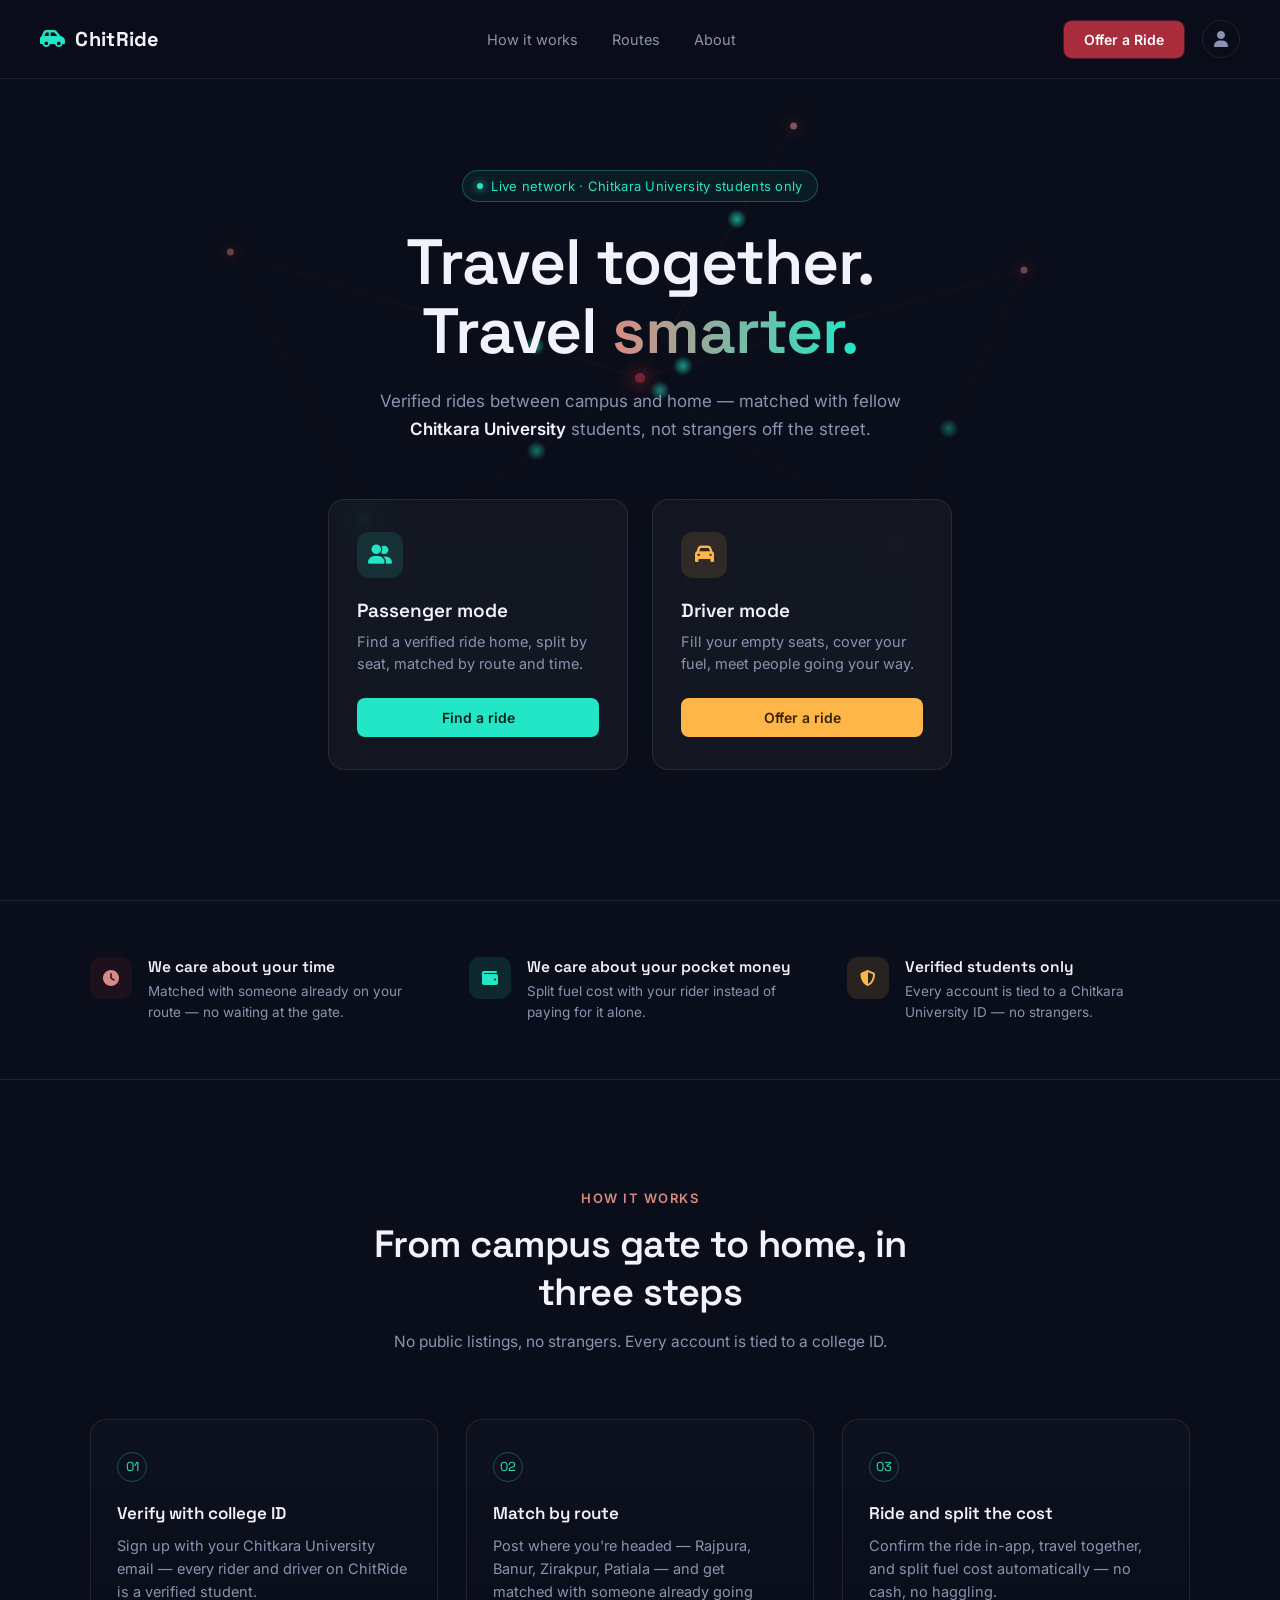
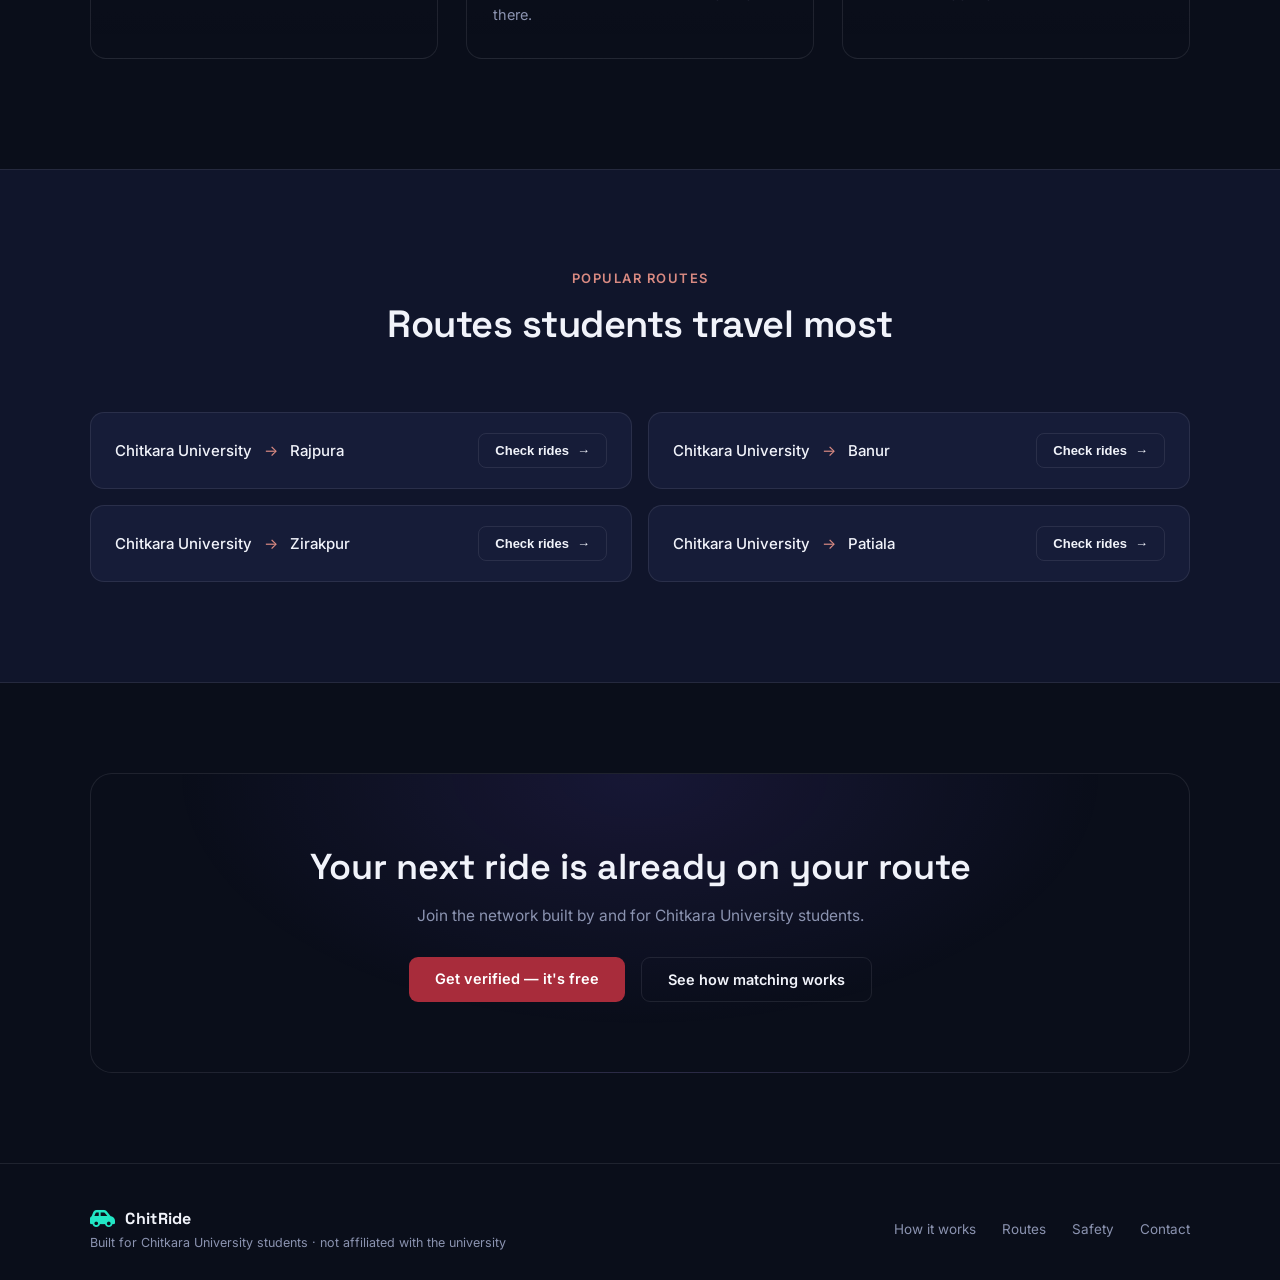
<file: index.html>
<!DOCTYPE html>
<html lang="en">

<head>
<meta charset="UTF-8">
<meta name="viewport" content="width=device-width, initial-scale=1.0">
<title>ChitRide — Carpooling for Chitkara University</title>

<link rel="preconnect" href="https://fonts.googleapis.com">
<link rel="preconnect" href="https://fonts.gstatic.com" crossorigin>
<link href="https://fonts.googleapis.com/css2?family=Space+Grotesk:wght@400;500;600;700&family=Inter:wght@400;500;600;700&display=swap" rel="stylesheet">
<link rel="stylesheet" href="https://cdnjs.cloudflare.com/ajax/libs/font-awesome/6.7.1/css/all.min.css">

<style>
    :root {
        --bg: #0A0E1A;
        --bg-2: #10152B;
        --bg-3: #161C38;
        --violet: #A82C3B;
        --violet-soft: #D98A82;
        --cyan: #22E6C5;
        --amber: #FFB648;
        --text: #F1F3FA;
        --muted: #8B93B0;
        --line: rgba(241, 243, 250, 0.09);
        --glass: rgba(255, 255, 255, 0.04);
    }

    * { margin: 0; padding: 0; box-sizing: border-box; }

    html { scroll-behavior: smooth; }

    body {
        background: var(--bg);
        color: var(--text);
        font-family: 'Inter', sans-serif;
        overflow-x: hidden;
    }

    h1, h2, h3, .logo span {
        font-family: 'Space Grotesk', sans-serif;
    }

    a { color: inherit; text-decoration: none; }

    .wrap {
        max-width: 1180px;
        margin: 0 auto;
        padding: 0 40px;
    }

    /* ================= NAVBAR ================= */

    nav {
        position: fixed;
        top: 0;
        left: 0;
        right: 0;
        z-index: 100;
        display: flex;
        align-items: center;
        justify-content: space-between;
        padding: 20px 40px;
        backdrop-filter: blur(14px);
        background: rgba(10, 14, 26, 0.6);
        border-bottom: 1px solid var(--line);
    }

    .logo {
        display: flex;
        align-items: center;
        gap: 10px;
        font-size: 20px;
        font-weight: 700;
        letter-spacing: 0.3px;
    }

    .logo i {
        color: var(--cyan);
        font-size: 20px;
    }

    .nav-links {
        display: flex;
        gap: 34px;
        font-size: 14.5px;
        color: var(--muted);
    }

    .nav-links a { transition: color 0.2s ease; }
    .nav-links a:hover { color: var(--text); }

    .nav-right {
        display: flex;
        align-items: center;
        gap: 18px;
    }

    .offer-btn {
        display: inline-block;
        background: var(--violet);
        color: #fff;
        border: none;
        padding: 10px 20px;
        border-radius: 8px;
        font-family: 'Inter', sans-serif;
        font-weight: 600;
        font-size: 14px;
        cursor: pointer;
        box-shadow: 0 0 0 1px rgba(168, 44, 59, 0.4);
        transition: transform 0.15s ease, box-shadow 0.15s ease;
    }

    .offer-btn:hover, .offer-btn:focus-visible {
        transform: translateY(-1px);
        box-shadow: 0 4px 18px rgba(168, 44, 59, 0.45);
    }

    .profile {
        width: 38px;
        height: 38px;
        border-radius: 50%;
        border: 1px solid var(--line);
        display: flex;
        align-items: center;
        justify-content: center;
        color: var(--muted);
        cursor: pointer;
        transition: border-color 0.2s ease, color 0.2s ease, background 0.2s ease;
    }

    .profile:hover, .profile:focus-visible {
        border-color: rgba(168, 44, 59, 0.5);
        color: var(--maroon-soft, var(--violet-soft));
        background: rgba(168, 44, 59, 0.08);
    }

    /* ================= HERO ================= */

    .hero {
        position: relative;
        min-height: 100vh;
        display: flex;
        align-items: center;
        padding: 140px 40px 100px;
        overflow: hidden;
    }

    #network-bg {
        position: absolute;
        inset: 0;
        width: 100%;
        height: 100%;
        opacity: 0.9;
    }

    .hero::after {
        content: "";
        position: absolute;
        inset: 0;
        background: radial-gradient(ellipse 70% 60% at 50% 30%, transparent 0%, var(--bg) 85%);
        pointer-events: none;
    }

    .hero-content {
        position: relative;
        z-index: 2;
        max-width: 1180px;
        margin: 0 auto;
        width: 100%;
        text-align: center;
    }

    .eyebrow {
        display: inline-flex;
        align-items: center;
        gap: 8px;
        font-size: 13px;
        color: var(--cyan);
        border: 1px solid rgba(34, 230, 197, 0.3);
        background: rgba(34, 230, 197, 0.06);
        padding: 7px 14px;
        border-radius: 20px;
        margin-bottom: 26px;
        letter-spacing: 0.3px;
    }

    .eyebrow .dot {
        width: 6px;
        height: 6px;
        border-radius: 50%;
        background: var(--cyan);
        box-shadow: 0 0 8px var(--cyan);
    }

    .hero h1 {
        font-size: clamp(36px, 6vw, 64px);
        line-height: 1.08;
        font-weight: 600;
        letter-spacing: -1px;
    }

    .hero h1 span {
        background: linear-gradient(90deg, var(--violet-soft), var(--cyan));
        -webkit-background-clip: text;
        background-clip: text;
        color: transparent;
    }

    .hero p.sub {
        margin: 22px auto 0;
        max-width: 560px;
        color: var(--muted);
        font-size: 17px;
        line-height: 1.6;
    }

    .hero p.sub strong { color: var(--text); font-weight: 600; }

    /* cards */

    .cards {
        margin-top: 56px;
        display: flex;
        justify-content: center;
        gap: 24px;
        flex-wrap: wrap;
    }

    .glass-card {
        width: 300px;
        background: var(--glass);
        border: 1px solid var(--line);
        backdrop-filter: blur(18px);
        border-radius: 16px;
        padding: 32px 28px;
        text-align: left;
        transition: transform 0.25s ease, border-color 0.25s ease, background 0.25s ease;
    }

    .glass-card:hover {
        transform: translateY(-6px);
        background: rgba(255, 255, 255, 0.06);
    }

    .glass-card.passenger:hover { border-color: rgba(34, 230, 197, 0.4); }
    .glass-card.driver:hover { border-color: rgba(255, 182, 72, 0.4); }

    .glass-card .icon-badge {
        width: 46px;
        height: 46px;
        border-radius: 12px;
        display: flex;
        align-items: center;
        justify-content: center;
        font-size: 19px;
        margin-bottom: 20px;
    }

    .passenger .icon-badge { background: rgba(34, 230, 197, 0.12); color: var(--cyan); }
    .driver .icon-badge { background: rgba(255, 182, 72, 0.12); color: var(--amber); }

    .glass-card h2 { font-size: 19px; font-weight: 600; margin-bottom: 8px; }

    .glass-card p {
        color: var(--muted);
        font-size: 14.5px;
        line-height: 1.55;
        margin-bottom: 22px;
    }

    .card-btn {
        display: block;
        text-align: center;
        border: none;
        padding: 11px 20px;
        border-radius: 8px;
        font-weight: 600;
        font-size: 14px;
        cursor: pointer;
        width: 100%;
        transition: filter 0.2s ease;
    }

    .card-btn:hover { filter: brightness(1.12); }

    .passenger .card-btn { background: var(--cyan); color: #04231D; }
    .driver .card-btn { background: var(--amber); color: #3A2200; }

    /* ================= VALUE STRIP ================= */

    .value-strip {
        border-top: 1px solid var(--line);
        border-bottom: 1px solid var(--line);
        padding: 56px 0;
    }

    .value-strip .wrap {
        display: grid;
        grid-template-columns: repeat(3, 1fr);
        gap: 36px;
    }

    .value-item { display: flex; gap: 16px; align-items: flex-start; }

    .value-icon {
        width: 42px;
        height: 42px;
        min-width: 42px;
        border-radius: 11px;
        display: flex;
        align-items: center;
        justify-content: center;
        font-size: 16px;
    }

    .value-item:nth-child(1) .value-icon { background: rgba(168, 44, 59, 0.12); color: var(--violet-soft); }
    .value-item:nth-child(2) .value-icon { background: rgba(34, 230, 197, 0.12); color: var(--cyan); }
    .value-item:nth-child(3) .value-icon { background: rgba(255, 182, 72, 0.12); color: var(--amber); }

    .value-item h3 { font-size: 15.5px; font-weight: 600; margin-bottom: 4px; }
    .value-item p { color: var(--muted); font-size: 13.5px; line-height: 1.55; }

    /* ================= HOW IT WORKS ================= */

    .section { padding: 110px 0; }

    .section-head { max-width: 560px; margin: 0 auto 64px; text-align: center; }

    .section-head .tag {
        color: var(--violet-soft);
        font-size: 13px;
        font-weight: 600;
        letter-spacing: 1.5px;
        text-transform: uppercase;
    }

    .section-head h2 {
        font-size: clamp(28px, 4vw, 38px);
        font-weight: 600;
        margin-top: 14px;
        letter-spacing: -0.5px;
    }

    .section-head p {
        color: var(--muted);
        margin-top: 14px;
        font-size: 15.5px;
        line-height: 1.6;
    }

    .steps {
        display: grid;
        grid-template-columns: repeat(3, 1fr);
        gap: 28px;
    }

    .step {
        border: 1px solid var(--line);
        border-radius: 16px;
        padding: 32px 26px;
        position: relative;
        background: linear-gradient(180deg, rgba(255,255,255,0.02), transparent);
    }

    .step .num {
        font-family: 'Space Grotesk', sans-serif;
        font-size: 13px;
        color: var(--cyan);
        border: 1px solid rgba(34,230,197,0.3);
        width: 30px;
        height: 30px;
        border-radius: 50%;
        display: flex;
        align-items: center;
        justify-content: center;
        margin-bottom: 20px;
    }

    .step h3 { font-size: 17px; font-weight: 600; margin-bottom: 10px; }
    .step p { color: var(--muted); font-size: 14.5px; line-height: 1.6; }

    /* ================= ROUTES ================= */

    .routes-section { padding: 100px 0; background: var(--bg-2); border-top: 1px solid var(--line); border-bottom: 1px solid var(--line); }

    .route-grid {
        display: grid;
        grid-template-columns: repeat(2, 1fr);
        gap: 16px;
    }

    .route-chip {
        display: flex;
        align-items: center;
        justify-content: space-between;
        gap: 16px;
        flex-wrap: wrap;
        border: 1px solid var(--line);
        background: var(--bg-3);
        padding: 20px 24px;
        border-radius: 14px;
        transition: border-color 0.2s ease;
    }

    .route-chip:hover { border-color: rgba(168, 44, 59, 0.4); }

    .route-path { display: flex; align-items: center; gap: 12px; font-size: 15px; font-weight: 500; }
    .route-path i { color: var(--violet-soft); font-size: 13px; }
    .route-arrow { color: var(--violet-soft); font-weight: 400; }
    .route-check .route-arrow { color: inherit; }

    .route-check {
        display: flex;
        align-items: center;
        gap: 8px;
        border: 1px solid var(--line);
        background: transparent;
        color: var(--text);
        font-size: 13px;
        font-weight: 600;
        padding: 9px 16px;
        border-radius: 8px;
        cursor: pointer;
        white-space: nowrap;
        transition: border-color 0.2s ease, background 0.2s ease;
    }

    .route-check:hover { border-color: rgba(34, 230, 197, 0.5); background: rgba(34, 230, 197, 0.06); color: var(--cyan); }

    /* ================= CTA ================= */

    .cta {
        margin: 0 auto;
        max-width: 1180px;
        padding: 90px 40px;
        text-align: center;
    }

    .cta-box {
        border: 1px solid var(--line);
        border-radius: 22px;
        padding: 70px 40px;
        background: radial-gradient(ellipse at 50% 0%, rgba(124,92,255,0.12), transparent 60%);
        position: relative;
        overflow: hidden;
    }

    .cta-box h2 { font-size: clamp(26px, 4vw, 36px); font-weight: 600; margin-bottom: 16px; }
    .cta-box p { color: var(--muted); margin-bottom: 32px; font-size: 15.5px; }

    .cta-buttons { display: flex; gap: 16px; justify-content: center; flex-wrap: wrap; }

    .btn-primary, .btn-ghost {
        display: inline-block;
        padding: 13px 26px;
        border-radius: 9px;
        font-weight: 600;
        font-size: 14.5px;
        cursor: pointer;
        border: none;
    }

    .btn-primary { background: var(--violet); color: #fff; }
    .btn-ghost { background: transparent; border: 1px solid var(--line); color: var(--text); }

    /* ================= FOOTER ================= */

    footer {
        border-top: 1px solid var(--line);
        padding: 44px 0 30px;
    }

    footer .wrap {
        display: flex;
        justify-content: space-between;
        align-items: center;
        flex-wrap: wrap;
        gap: 20px;
    }

    footer .logo { font-size: 16px; }
    footer .foot-links { display: flex; gap: 26px; color: var(--muted); font-size: 13.5px; }
    footer .foot-links a:hover { color: var(--text); }
    footer .copy { color: var(--muted); font-size: 12.5px; margin-top: 6px; }

    @media (max-width: 900px) {
        .steps, .route-grid { grid-template-columns: 1fr; }
        .value-strip .wrap { grid-template-columns: 1fr; row-gap: 26px; }
        .nav-links { display: none; }
        .wrap { padding: 0 22px; }
        .hero { padding: 130px 22px 80px; }
    }
</style>
</head>

<body>

<nav>
    <div class="logo">
        <i class="fa-solid fa-car-side"></i>
        <span>ChitRide</span>
    </div>

    <div class="nav-links">
        <a href="#how">How it works</a>
        <a href="#routes">Routes</a>
        <a href="#about">About</a>
    </div>

    <div class="nav-right">
        <a class="offer-btn" href="auth.html?mode=signup">Offer a Ride</a>
        <a class="profile" href="auth.html?mode=signin" aria-label="Sign in"><i class="fa-solid fa-user"></i></a>
    </div>
</nav>

<section class="hero">

    <canvas id="network-bg"></canvas>

    <div class="hero-content">

        <div class="eyebrow"><span class="dot"></span> Live network · Chitkara University students only</div>

        <h1>Travel together. <br> Travel <span>smarter.</span></h1>

        <p class="sub">
            Verified rides between campus and home — matched with fellow
            <strong>Chitkara University</strong> students, not strangers off the street.
        </p>

        <div class="cards">

            <div class="glass-card passenger">
                <div class="icon-badge"><i class="fa-solid fa-user-group"></i></div>
                <h2>Passenger mode</h2>
                <p>Find a verified ride home, split by seat, matched by route and time.</p>
                <a class="card-btn" href="auth.html?mode=signup">Find a ride</a>
            </div>

            <div class="glass-card driver">
                <div class="icon-badge"><i class="fa-solid fa-car"></i></div>
                <h2>Driver mode</h2>
                <p>Fill your empty seats, cover your fuel, meet people going your way.</p>
                <a class="card-btn" href="auth.html?mode=signup">Offer a ride</a>
            </div>

        </div>

    </div>

</section>

<section class="value-strip">
    <div class="wrap">
        <div class="value-item">
            <div class="value-icon"><i class="fa-solid fa-clock"></i></div>
            <div>
                <h3>We care about your time</h3>
                <p>Matched with someone already on your route — no waiting at the gate.</p>
            </div>
        </div>
        <div class="value-item">
            <div class="value-icon"><i class="fa-solid fa-wallet"></i></div>
            <div>
                <h3>We care about your pocket money</h3>
                <p>Split fuel cost with your rider instead of paying for it alone.</p>
            </div>
        </div>
        <div class="value-item">
            <div class="value-icon"><i class="fa-solid fa-shield-halved"></i></div>
            <div>
                <h3>Verified students only</h3>
                <p>Every account is tied to a Chitkara University ID — no strangers.</p>
            </div>
        </div>
    </div>
</section>

<section class="section" id="how">
    <div class="wrap">

        <div class="section-head">
            <div class="tag">How it works</div>
            <h2>From campus gate to home, in three steps</h2>
            <p>No public listings, no strangers. Every account is tied to a college ID.</p>
        </div>

        <div class="steps">

            <div class="step">
                <div class="num">01</div>
                <h3>Verify with college ID</h3>
                <p>Sign up with your Chitkara University email — every rider and driver on ChitRide is a verified student.</p>
            </div>

            <div class="step">
                <div class="num">02</div>
                <h3>Match by route</h3>
                <p>Post where you're headed — Rajpura, Banur, Zirakpur, Patiala — and get matched with someone already going there.</p>
            </div>

            <div class="step">
                <div class="num">03</div>
                <h3>Ride and split the cost</h3>
                <p>Confirm the ride in-app, travel together, and split fuel cost automatically — no cash, no haggling.</p>
            </div>

        </div>

    </div>
</section>

<section class="routes-section" id="routes">
    <div class="wrap">

        <div class="section-head">
            <div class="tag">Popular routes</div>
            <h2>Routes students travel most</h2>
        </div>

        <div class="route-grid">

            <div class="route-chip">
                <div class="route-path">Chitkara University <span class="route-arrow">&#8594;</span> Rajpura</div>
                <button class="route-check" onclick="location.href='booking.html?mode=passenger&from=Chitkara%20University&to=Rajpura'">Check rides <span class="route-arrow">&#8594;</span></button>
            </div>

            <div class="route-chip">
                <div class="route-path">Chitkara University <span class="route-arrow">&#8594;</span> Banur</div>
                <button class="route-check" onclick="location.href='booking.html?mode=passenger&from=Chitkara%20University&to=Banur'">Check rides <span class="route-arrow">&#8594;</span></button>
            </div>

            <div class="route-chip">
                <div class="route-path">Chitkara University <span class="route-arrow">&#8594;</span> Zirakpur</div>
                <button class="route-check" onclick="location.href='booking.html?mode=passenger&from=Chitkara%20University&to=Zirakpur'">Check rides <span class="route-arrow">&#8594;</span></button>
            </div>

            <div class="route-chip">
                <div class="route-path">Chitkara University <span class="route-arrow">&#8594;</span> Patiala</div>
                <button class="route-check" onclick="location.href='booking.html?mode=passenger&from=Chitkara%20University&to=Patiala'">Check rides <span class="route-arrow">&#8594;</span></button>
            </div>

        </div>

    </div>
</section>

<section class="cta" id="about">
    <div class="cta-box">
        <h2>Your next ride is already on your route</h2>
        <p>Join the network built by and for Chitkara University students.</p>
        <div class="cta-buttons">
            <a class="btn-primary" href="auth.html?mode=signup">Get verified — it's free</a>
            <a class="btn-ghost" href="#how">See how matching works</a>
        </div>
    </div>
</section>

<footer>
    <div class="wrap">
        <div>
            <div class="logo"><i class="fa-solid fa-car-side"></i><span>ChitRide</span></div>
            <div class="copy">Built for Chitkara University students · not affiliated with the university</div>
        </div>
        <div class="foot-links">
            <a href="#how">How it works</a>
            <a href="#routes">Routes</a>
            <a href="#">Safety</a>
            <a href="#">Contact</a>
        </div>
    </div>
</footer>

<script>
    const canvas = document.getElementById('network-bg');
    const ctx = canvas.getContext('2d');
    let W, H;

    function resize() {
        W = canvas.width = canvas.offsetWidth * devicePixelRatio;
        H = canvas.height = canvas.offsetHeight * devicePixelRatio;
    }
    window.addEventListener('resize', resize);

    const cities = [
        { name: 'Chitkara University', x: 0.5, y: 0.42, hub: true },
        { name: 'Rajpura', x: 0.30, y: 0.62 },
        { name: 'Banur', x: 0.70, y: 0.60 },
        { name: 'Zirakpur', x: 0.80, y: 0.30 },
        { name: 'Patiala', x: 0.18, y: 0.28 },
        { name: 'Chandigarh', x: 0.62, y: 0.14 }
    ];

    const links = [[0,1],[0,2],[0,3],[0,4],[0,5],[2,3],[1,4]];

    const pulses = links.map(() => ({ t: Math.random(), speed: 0.0025 + Math.random() * 0.002 }));

    function pos(node) {
        return { x: node.x * W, y: node.y * H };
    }

    function draw() {
        ctx.clearRect(0, 0, W, H);

        links.forEach(([a, b], i) => {
            const p1 = pos(cities[a]);
            const p2 = pos(cities[b]);

            ctx.beginPath();
            ctx.moveTo(p1.x, p1.y);
            ctx.lineTo(p2.x, p2.y);
            ctx.strokeStyle = 'rgba(168, 44, 59, 0.16)';
            ctx.lineWidth = 1;
            ctx.stroke();

            const pu = pulses[i];
            pu.t += pu.speed;
            if (pu.t > 1) pu.t = 0;
            const px = p1.x + (p2.x - p1.x) * pu.t;
            const py = p1.y + (p2.y - p1.y) * pu.t;

            const grad = ctx.createRadialGradient(px, py, 0, px, py, 10);
            grad.addColorStop(0, 'rgba(34, 230, 197, 0.9)');
            grad.addColorStop(1, 'rgba(34, 230, 197, 0)');
            ctx.beginPath();
            ctx.arc(px, py, 10, 0, Math.PI * 2);
            ctx.fillStyle = grad;
            ctx.fill();
        });

        cities.forEach(c => {
            const p = pos(c);
            const r = c.hub ? 5 : 3.5;

            const glow = ctx.createRadialGradient(p.x, p.y, 0, p.x, p.y, r * 6);
            glow.addColorStop(0, c.hub ? 'rgba(168, 44, 59, 0.4)' : 'rgba(168, 44, 59, 0.25)');
            glow.addColorStop(1, 'rgba(0,0,0,0)');
            ctx.beginPath();
            ctx.arc(p.x, p.y, r * 6, 0, Math.PI * 2);
            ctx.fillStyle = glow;
            ctx.fill();

            ctx.beginPath();
            ctx.arc(p.x, p.y, r, 0, Math.PI * 2);
            ctx.fillStyle = c.hub ? '#A82C3B' : '#D98A82';
            ctx.fill();
        });

        requestAnimationFrame(draw);
    }

    resize();
    draw();
</script>

</body>
</html>
</file>
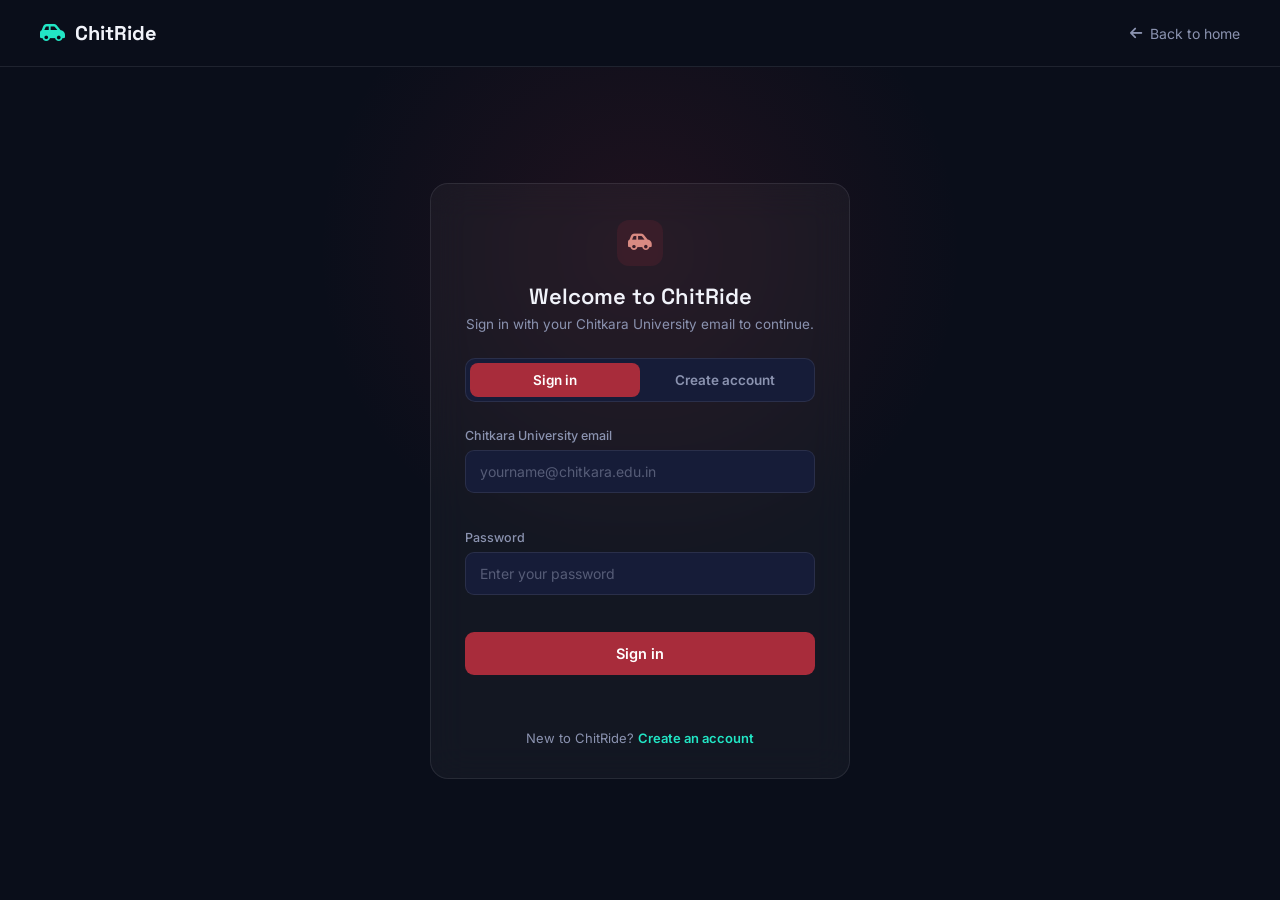
<file: auth.html>
<!DOCTYPE html>
<html lang="en">

<head>
<meta charset="UTF-8">
<meta name="viewport" content="width=device-width, initial-scale=1.0">
<title>Sign in — ChitRide</title>

<link rel="preconnect" href="https://fonts.googleapis.com">
<link rel="preconnect" href="https://fonts.gstatic.com" crossorigin>
<link href="https://fonts.googleapis.com/css2?family=Space+Grotesk:wght@400;500;600;700&family=Inter:wght@400;500;600;700&display=swap" rel="stylesheet">
<link rel="stylesheet" href="https://cdnjs.cloudflare.com/ajax/libs/font-awesome/6.7.1/css/all.min.css">

<style>
    :root {
        --bg: #0A0E1A;
        --bg-2: #10152B;
        --bg-3: #161C38;
        --maroon: #A82C3B;
        --maroon-soft: #D98A82;
        --cyan: #22E6C5;
        --amber: #FFB648;
        --text: #F1F3FA;
        --muted: #8B93B0;
        --line: rgba(241, 243, 250, 0.09);
        --glass: rgba(255, 255, 255, 0.04);
        --error: #F0997B;
        --success: #22E6C5;
    }

    * { margin: 0; padding: 0; box-sizing: border-box; }

    body {
        background: var(--bg);
        color: var(--text);
        font-family: 'Inter', sans-serif;
        min-height: 100vh;
    }

    h1, .logo span { font-family: 'Space Grotesk', sans-serif; }

    a { color: inherit; text-decoration: none; }

    nav {
        display: flex;
        align-items: center;
        justify-content: space-between;
        padding: 20px 40px;
        border-bottom: 1px solid var(--line);
    }

    .logo { display: flex; align-items: center; gap: 10px; font-size: 20px; font-weight: 700; }
    .logo i { color: var(--cyan); font-size: 20px; }

    .back-link {
        display: flex;
        align-items: center;
        gap: 8px;
        font-size: 14px;
        color: var(--muted);
        transition: color 0.2s ease;
    }

    .back-link:hover { color: var(--text); }

    .auth-wrap {
        min-height: calc(100vh - 73px);
        display: flex;
        align-items: center;
        justify-content: center;
        padding: 60px 20px;
        position: relative;
        overflow: hidden;
    }

    .auth-wrap::before {
        content: "";
        position: absolute;
        top: -20%;
        left: 50%;
        transform: translateX(-50%);
        width: 700px;
        height: 700px;
        border-radius: 50%;
        background: radial-gradient(circle, rgba(168, 44, 59, 0.14), transparent 65%);
        pointer-events: none;
    }

    .auth-card {
        position: relative;
        z-index: 2;
        width: 100%;
        max-width: 420px;
        background: var(--glass);
        border: 1px solid var(--line);
        backdrop-filter: blur(18px);
        border-radius: 18px;
        padding: 36px 34px 32px;
    }

    .auth-head { text-align: center; margin-bottom: 26px; }
    .auth-head .icon-badge {
        width: 46px;
        height: 46px;
        border-radius: 12px;
        background: rgba(168, 44, 59, 0.14);
        color: var(--maroon-soft);
        display: flex;
        align-items: center;
        justify-content: center;
        font-size: 19px;
        margin: 0 auto 16px;
    }
    .auth-head h1 { font-size: 22px; font-weight: 600; margin-bottom: 6px; }
    .auth-head p { color: var(--muted); font-size: 13.5px; }

    .tabs {
        display: flex;
        background: var(--bg-3);
        border: 1px solid var(--line);
        border-radius: 10px;
        padding: 4px;
        margin-bottom: 26px;
    }

    .tab {
        flex: 1;
        text-align: center;
        padding: 9px 0;
        font-size: 13.5px;
        font-weight: 600;
        color: var(--muted);
        border-radius: 8px;
        cursor: pointer;
        transition: background 0.2s ease, color 0.2s ease;
        border: none;
        background: transparent;
        font-family: 'Inter', sans-serif;
    }

    .tab.active { background: var(--maroon); color: #fff; }

    .field { margin-bottom: 16px; }

    .field label {
        display: block;
        font-size: 12.5px;
        color: var(--muted);
        margin-bottom: 7px;
        font-weight: 500;
    }

    .field input {
        width: 100%;
        background: var(--bg-3);
        border: 1px solid var(--line);
        color: var(--text);
        font-family: 'Inter', sans-serif;
        font-size: 14px;
        padding: 12px 14px;
        border-radius: 9px;
        outline: none;
        transition: border-color 0.2s ease;
    }

    .field input::placeholder { color: #565C77; }
    .field input:focus { border-color: var(--maroon-soft); }
    .field input.invalid { border-color: var(--error); }

    .field .hint {
        margin-top: 6px;
        font-size: 12px;
        color: var(--muted);
        display: flex;
        align-items: center;
        gap: 6px;
        min-height: 15px;
    }

    .field .hint.err { color: var(--error); }
    .field .hint.ok { color: var(--success); }

    .terms {
        display: flex;
        align-items: flex-start;
        gap: 9px;
        font-size: 12.5px;
        color: var(--muted);
        margin-bottom: 20px;
        line-height: 1.5;
    }

    .terms input { margin-top: 3px; accent-color: var(--maroon); }

    .submit-btn {
        width: 100%;
        background: var(--maroon);
        color: #fff;
        border: none;
        padding: 13px 0;
        border-radius: 9px;
        font-weight: 600;
        font-size: 14.5px;
        cursor: pointer;
        font-family: 'Inter', sans-serif;
        transition: filter 0.2s ease, transform 0.15s ease;
    }

    .submit-btn:hover { filter: brightness(1.1); transform: translateY(-1px); }

    .form-msg {
        text-align: center;
        font-size: 13px;
        margin-top: 16px;
        min-height: 17px;
    }

    .form-msg.err { color: var(--error); }
    .form-msg.ok { color: var(--success); }

    .switch-line {
        text-align: center;
        margin-top: 22px;
        font-size: 13px;
        color: var(--muted);
    }

    .switch-line button {
        background: none;
        border: none;
        color: var(--cyan);
        font-weight: 600;
        cursor: pointer;
        font-family: 'Inter', sans-serif;
        font-size: 13px;
    }

    .hidden { display: none; }
</style>
</head>

<body>

<nav>
    <div class="logo">
        <i class="fa-solid fa-car-side"></i>
        <span>ChitRide</span>
    </div>
    <a class="back-link" href="index.html"><i class="fa-solid fa-arrow-left"></i> Back to home</a>
</nav>

<section class="auth-wrap">

    <div class="auth-card">

        <div class="auth-head">
            <div class="icon-badge"><i class="fa-solid fa-car-side"></i></div>
            <h1>Welcome to ChitRide</h1>
            <p>Sign in with your Chitkara University email to continue.</p>
        </div>

        <div class="tabs">
            <button class="tab active" id="tab-signin" onclick="showTab('signin')">Sign in</button>
            <button class="tab" id="tab-signup" onclick="showTab('signup')">Create account</button>
        </div>

        <form id="signin-form" novalidate>

            <div class="field">
                <label for="signin-email">Chitkara University email</label>
                <input type="text" id="signin-email" placeholder="yourname@chitkara.edu.in" autocomplete="email">
                <div class="hint" id="signin-email-hint"></div>
            </div>

            <div class="field">
                <label for="signin-password">Password</label>
                <input type="password" id="signin-password" placeholder="Enter your password" autocomplete="current-password">
                <div class="hint" id="signin-password-hint"></div>
            </div>

            <button type="submit" class="submit-btn">Sign in</button>
            <div class="form-msg" id="signin-msg"></div>

        </form>

        <form id="signup-form" novalidate class="hidden">

            <div class="field">
                <label for="signup-name">Full name</label>
                <input type="text" id="signup-name" placeholder="Your full name" autocomplete="name">
                <div class="hint" id="signup-name-hint"></div>
            </div>

            <div class="field">
                <label for="signup-email">Chitkara University email</label>
                <input type="text" id="signup-email" placeholder="yourname@chitkara.edu.in" autocomplete="email">
                <div class="hint" id="signup-email-hint"></div>
            </div>

            <div class="field">
                <label for="signup-password">Password</label>
                <input type="password" id="signup-password" placeholder="At least 8 characters" autocomplete="new-password">
                <div class="hint" id="signup-password-hint"></div>
            </div>

            <div class="field">
                <label for="signup-confirm">Confirm password</label>
                <input type="password" id="signup-confirm" placeholder="Re-enter your password" autocomplete="new-password">
                <div class="hint" id="signup-confirm-hint"></div>
            </div>

            <label class="terms">
                <input type="checkbox" id="signup-terms">
                <span>I confirm I'm a Chitkara University student and agree to ride responsibly.</span>
            </label>

            <button type="submit" class="submit-btn">Create account</button>
            <div class="form-msg" id="signup-msg"></div>

        </form>

        <div class="switch-line" id="switch-line-signin">
            New to ChitRide? <button onclick="showTab('signup')">Create an account</button>
        </div>

        <div class="switch-line hidden" id="switch-line-signup">
            Already have an account? <button onclick="showTab('signin')">Sign in</button>
        </div>

    </div>

</section>

<script>
    var CHITKARA_EMAIL_REGEX = /^[a-zA-Z0-9._%+-]+@chitkara\.edu\.in$/i;

    function showTab(which) {
        document.getElementById('tab-signin').classList.toggle('active', which === 'signin');
        document.getElementById('tab-signup').classList.toggle('active', which === 'signup');
        document.getElementById('signin-form').classList.toggle('hidden', which !== 'signin');
        document.getElementById('signup-form').classList.toggle('hidden', which !== 'signup');
        document.getElementById('switch-line-signin').classList.toggle('hidden', which !== 'signin');
        document.getElementById('switch-line-signup').classList.toggle('hidden', which !== 'signup');
    }

    function validateEmailField(inputEl, hintEl) {
        var value = inputEl.value.trim();

        if (value === '') {
            inputEl.classList.remove('invalid');
            hintEl.textContent = '';
            hintEl.className = 'hint';
            return false;
        }

        if (!CHITKARA_EMAIL_REGEX.test(value)) {
            inputEl.classList.add('invalid');
            hintEl.textContent = 'Must be a @chitkara.edu.in email address';
            hintEl.className = 'hint err';
            return false;
        }

        inputEl.classList.remove('invalid');
        hintEl.textContent = 'Verified Chitkara University email';
        hintEl.className = 'hint ok';
        return true;
    }

    var signinEmail = document.getElementById('signin-email');
    var signinEmailHint = document.getElementById('signin-email-hint');
    signinEmail.addEventListener('input', function () { validateEmailField(signinEmail, signinEmailHint); });

    var signupEmail = document.getElementById('signup-email');
    var signupEmailHint = document.getElementById('signup-email-hint');
    signupEmail.addEventListener('input', function () { validateEmailField(signupEmail, signupEmailHint); });

    document.getElementById('signin-form').addEventListener('submit', function (e) {
        e.preventDefault();

        var msg = document.getElementById('signin-msg');
        var passwordEl = document.getElementById('signin-password');
        var passwordHint = document.getElementById('signin-password-hint');

        var emailOk = validateEmailField(signinEmail, signinEmailHint);
        if (!emailOk) {
            msg.textContent = 'Please fix the errors above before continuing.';
            msg.className = 'form-msg err';
            return;
        }

        if (passwordEl.value.trim() === '') {
            passwordEl.classList.add('invalid');
            passwordHint.textContent = 'Enter your password';
            passwordHint.className = 'hint err';
            msg.textContent = '';
            return;
        }

        passwordEl.classList.remove('invalid');
        passwordHint.textContent = '';

        msg.textContent = 'Signed in. Redirecting to your dashboard...';
        msg.className = 'form-msg ok';

        var derivedName = signinEmail.value.trim().split('@')[0].split(/[._]/).map(function (part) {
            return part.charAt(0).toUpperCase() + part.slice(1);
        }).join(' ');
        sessionStorage.setItem('chitride_name', derivedName);

        setTimeout(function () {
            window.location.href = 'dashboard.html';
        }, 900);
    });

    document.getElementById('signup-form').addEventListener('submit', function (e) {
        e.preventDefault();

        var msg = document.getElementById('signup-msg');
        var nameEl = document.getElementById('signup-name');
        var nameHint = document.getElementById('signup-name-hint');
        var passwordEl = document.getElementById('signup-password');
        var passwordHint = document.getElementById('signup-password-hint');
        var confirmEl = document.getElementById('signup-confirm');
        var confirmHint = document.getElementById('signup-confirm-hint');
        var termsEl = document.getElementById('signup-terms');

        var ok = true;

        if (nameEl.value.trim() === '') {
            nameEl.classList.add('invalid');
            nameHint.textContent = 'Enter your full name';
            nameHint.className = 'hint err';
            ok = false;
        } else {
            nameEl.classList.remove('invalid');
            nameHint.textContent = '';
        }

        var emailOk = validateEmailField(signupEmail, signupEmailHint);
        if (!emailOk) ok = false;

        if (passwordEl.value.length < 8) {
            passwordEl.classList.add('invalid');
            passwordHint.textContent = 'Password must be at least 8 characters';
            passwordHint.className = 'hint err';
            ok = false;
        } else {
            passwordEl.classList.remove('invalid');
            passwordHint.textContent = '';
        }

        if (confirmEl.value !== passwordEl.value || confirmEl.value === '') {
            confirmEl.classList.add('invalid');
            confirmHint.textContent = 'Passwords do not match';
            confirmHint.className = 'hint err';
            ok = false;
        } else {
            confirmEl.classList.remove('invalid');
            confirmHint.textContent = '';
        }

        if (!termsEl.checked) {
            msg.textContent = 'Please confirm you are a Chitkara University student.';
            msg.className = 'form-msg err';
            ok = false;
        }

        if (!ok) {
            if (msg.textContent === '') {
                msg.textContent = 'Please fix the errors above before continuing.';
                msg.className = 'form-msg err';
            }
            return;
        }

        msg.textContent = 'Account created. Redirecting to your dashboard...';
        msg.className = 'form-msg ok';

        sessionStorage.setItem('chitride_name', nameEl.value.trim().split(' ')[0]);

        setTimeout(function () {
            window.location.href = 'dashboard.html';
        }, 900);
    });

    var params = new URLSearchParams(window.location.search);
var mode = params.get("mode");

if (mode === "signup") {
    showTab("signup");
} else {
    showTab("signin");   // Default to Sign In
}
</script>

</body>
</html>
</file>
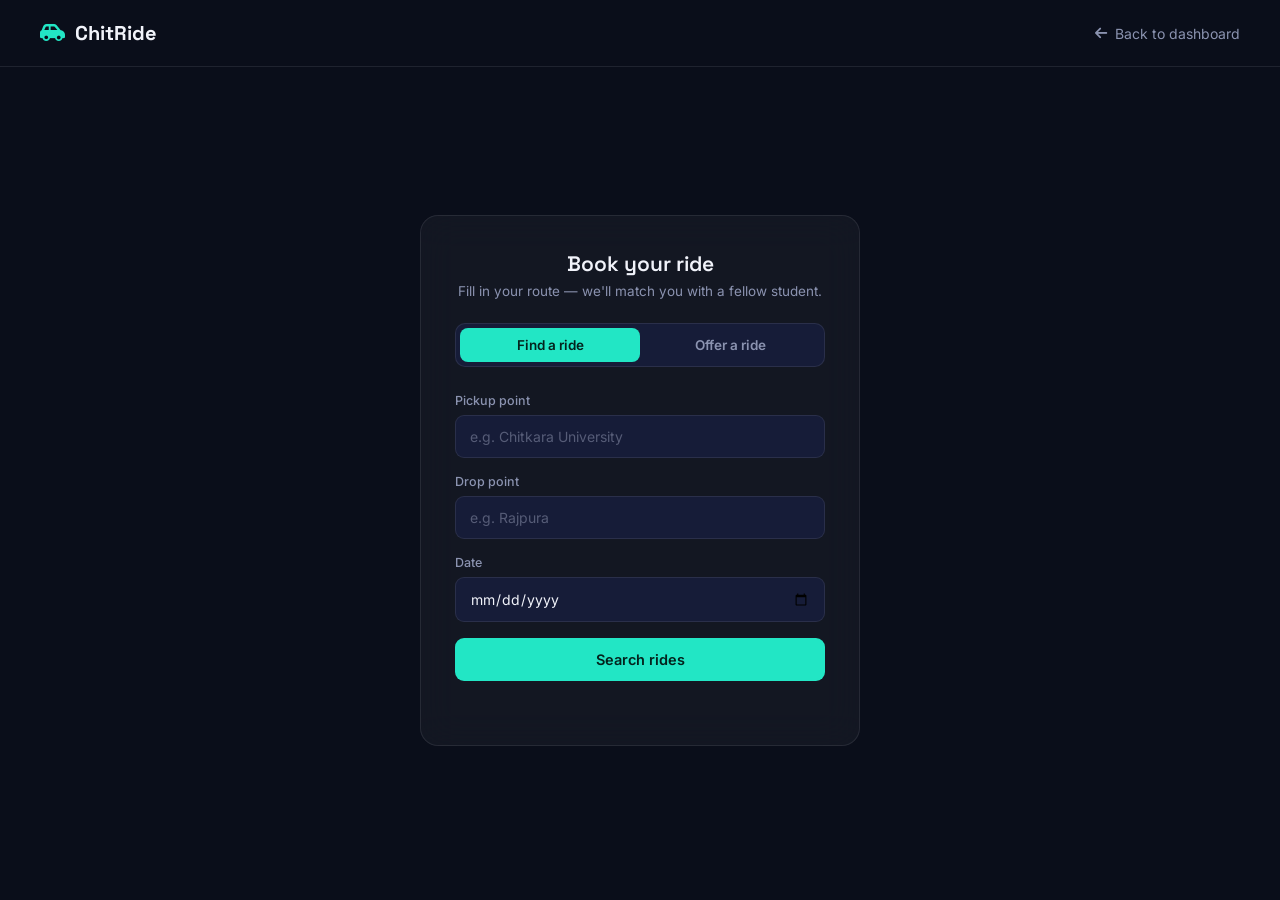
<file: booking.html>
<!DOCTYPE html>
<html lang="en">

<head>
<meta charset="UTF-8">
<meta name="viewport" content="width=device-width, initial-scale=1.0">
<title>Book a Ride — ChitRide</title>

<link rel="preconnect" href="https://fonts.googleapis.com">
<link rel="preconnect" href="https://fonts.gstatic.com" crossorigin>
<link href="https://fonts.googleapis.com/css2?family=Space+Grotesk:wght@400;500;600;700&family=Inter:wght@400;500;600;700&display=swap" rel="stylesheet">
<link rel="stylesheet" href="https://cdnjs.cloudflare.com/ajax/libs/font-awesome/6.7.1/css/all.min.css">

<style>
    :root {
        --bg: #0A0E1A;
        --bg-2: #10152B;
        --bg-3: #161C38;
        --maroon: #A82C3B;
        --maroon-soft: #D98A82;
        --cyan: #22E6C5;
        --amber: #FFB648;
        --text: #F1F3FA;
        --muted: #8B93B0;
        --line: rgba(241, 243, 250, 0.09);
        --glass: rgba(255, 255, 255, 0.04);
        --success: #22E6C5;
    }

    * { margin: 0; padding: 0; box-sizing: border-box; }

    body { background: var(--bg); color: var(--text); font-family: 'Inter', sans-serif; min-height: 100vh; }
    h1, .logo span { font-family: 'Space Grotesk', sans-serif; }
    a { color: inherit; text-decoration: none; }

    nav {
        display: flex;
        align-items: center;
        justify-content: space-between;
        padding: 20px 40px;
        border-bottom: 1px solid var(--line);
    }

    .logo { display: flex; align-items: center; gap: 10px; font-size: 20px; font-weight: 700; }
    .logo i { color: var(--cyan); font-size: 20px; }

    .back-link { display: flex; align-items: center; gap: 8px; font-size: 14px; color: var(--muted); transition: color 0.2s ease; }
    .back-link:hover { color: var(--text); }

    .page-wrap {
        min-height: calc(100vh - 73px);
        display: flex;
        align-items: center;
        justify-content: center;
        padding: 60px 20px;
    }

    .booking-card {
        width: 100%;
        max-width: 440px;
        background: var(--glass);
        border: 1px solid var(--line);
        backdrop-filter: blur(18px);
        border-radius: 18px;
        padding: 34px;
    }

    .head { text-align: center; margin-bottom: 24px; }
    .head h1 { font-size: 21px; font-weight: 600; margin-bottom: 6px; }
    .head p { color: var(--muted); font-size: 13.5px; }

    .tabs {
        display: flex;
        background: var(--bg-3);
        border: 1px solid var(--line);
        border-radius: 10px;
        padding: 4px;
        margin-bottom: 26px;
    }

    .tab {
        flex: 1;
        text-align: center;
        padding: 9px 0;
        font-size: 13.5px;
        font-weight: 600;
        color: var(--muted);
        border-radius: 8px;
        cursor: pointer;
        border: none;
        background: transparent;
        font-family: 'Inter', sans-serif;
        transition: background 0.2s ease, color 0.2s ease;
    }

    .tab.passenger.active { background: var(--cyan); color: #04231D; }
    .tab.driver.active { background: var(--amber); color: #3A2200; }

    .field { margin-bottom: 16px; }
    .field label { display: block; font-size: 12.5px; color: var(--muted); margin-bottom: 7px; font-weight: 500; }

    .field input {
        width: 100%;
        background: var(--bg-3);
        border: 1px solid var(--line);
        color: var(--text);
        font-family: 'Inter', sans-serif;
        font-size: 14px;
        padding: 12px 14px;
        border-radius: 9px;
        outline: none;
        transition: border-color 0.2s ease;
    }

    .field input::placeholder { color: #565C77; }
    .field input:focus { border-color: var(--maroon-soft); }

    .submit-btn {
        width: 100%;
        border: none;
        padding: 13px 0;
        border-radius: 9px;
        font-weight: 600;
        font-size: 14.5px;
        cursor: pointer;
        font-family: 'Inter', sans-serif;
        transition: filter 0.2s ease, transform 0.15s ease;
    }

    .submit-btn:hover { filter: brightness(1.1); transform: translateY(-1px); }

    #form-passenger .submit-btn { background: var(--cyan); color: #04231D; }
    #form-driver .submit-btn { background: var(--amber); color: #3A2200; }

    .form-msg { text-align: center; font-size: 13px; margin-top: 14px; color: var(--success); min-height: 16px; }

    .hidden { display: none; }
</style>
</head>

<body>

<nav>
    <div class="logo"><i class="fa-solid fa-car-side"></i><span>ChitRide</span></div>
    <a class="back-link" href="dashboard.html"><i class="fa-solid fa-arrow-left"></i> Back to dashboard</a>
</nav>

<section class="page-wrap">

    <div class="booking-card">

        <div class="head">
            <h1>Book your ride</h1>
            <p>Fill in your route — we'll match you with a fellow student.</p>
        </div>

        <div class="tabs">
            <button class="tab passenger" id="tab-passenger" onclick="showMode('passenger')">Find a ride</button>
            <button class="tab driver" id="tab-driver" onclick="showMode('driver')">Offer a ride</button>
        </div>

        <form id="form-passenger" class="hidden">
            <div class="field">
                <label for="p-from">Pickup point</label>
                <input type="text" id="p-from" placeholder="e.g. Chitkara University">
            </div>
            <div class="field">
                <label for="p-to">Drop point</label>
                <input type="text" id="p-to" placeholder="e.g. Rajpura">
            </div>
            <div class="field">
                <label for="p-date">Date</label>
                <input type="date" id="p-date">
            </div>
            <button type="submit" class="submit-btn">Search rides</button>
            <div class="form-msg" id="p-msg"></div>
        </form>

        <form id="form-driver" class="hidden">
            <div class="field">
                <label for="d-from">Starting point</label>
                <input type="text" id="d-from" placeholder="e.g. Chitkara University">
            </div>
            <div class="field">
                <label for="d-to">Destination</label>
                <input type="text" id="d-to" placeholder="e.g. Zirakpur">
            </div>
            <div class="field">
                <label for="d-date">Date</label>
                <input type="date" id="d-date">
            </div>
            <div class="field">
                <label for="d-time">Departure time</label>
                <input type="time" id="d-time">
            </div>
            <div class="field">
                <label for="d-seats">Empty seats</label>
                <input type="number" id="d-seats" min="1" max="4" placeholder="e.g. 2">
            </div>
            <div class="field">
                <label for="d-price">Price per seat (₹)</label>
                <input type="number" id="d-price" min="0" placeholder="e.g. 50">
            </div>
            <button type="submit" class="submit-btn">Post ride</button>
            <div class="form-msg" id="d-msg"></div>
        </form>

    </div>

</section>

<script>
    var params = new URLSearchParams(window.location.search);
    var initialMode = params.get('mode') === 'driver' ? 'driver' : 'passenger';

    function showMode(mode) {
        document.getElementById('tab-passenger').classList.toggle('active', mode === 'passenger');
        document.getElementById('tab-driver').classList.toggle('active', mode === 'driver');
        document.getElementById('form-passenger').classList.toggle('hidden', mode !== 'passenger');
        document.getElementById('form-driver').classList.toggle('hidden', mode !== 'driver');
    }

    function addHistory(entry) {
        var history = [];
        try { history = JSON.parse(localStorage.getItem('chitride_history')) || []; } catch (e) { history = []; }
        history.unshift(entry);
        localStorage.setItem('chitride_history', JSON.stringify(history));
    }

    document.getElementById('form-passenger').addEventListener('submit', function (e) {
        e.preventDefault();
        var from = document.getElementById('p-from').value.trim();
        var to = document.getElementById('p-to').value.trim();
        var date = document.getElementById('p-date').value;
        var msg = document.getElementById('p-msg');

        if (!from || !to) {
            msg.style.color = '#F0997B';
            msg.textContent = 'Please fill in pickup and drop point.';
            return;
        }

        msg.style.color = 'var(--success)';
        msg.textContent = 'Searching available rides...';

        var query = 'from=' + encodeURIComponent(from) + '&to=' + encodeURIComponent(to) + '&date=' + encodeURIComponent(date);

        setTimeout(function () { window.location.href = 'rides-list.html?' + query; }, 500);
    });

    document.getElementById('form-driver').addEventListener('submit', function (e) {
        e.preventDefault();
        var from = document.getElementById('d-from').value.trim();
        var to = document.getElementById('d-to').value.trim();
        var date = document.getElementById('d-date').value;
        var time = document.getElementById('d-time').value;
        var seats = document.getElementById('d-seats').value;
        var price = document.getElementById('d-price').value;
        var msg = document.getElementById('d-msg');

        if (!from || !to) {
            msg.style.color = '#F0997B';
            msg.textContent = 'Please fill in starting point and destination.';
            return;
        }

        var driverName = sessionStorage.getItem('chitride_name') || 'A ChitRide driver';

        var posted = [];
        try { posted = JSON.parse(localStorage.getItem('chitride_posted_rides')) || []; } catch (err) { posted = []; }

        posted.unshift({
            driverName: driverName,
            from: from,
            to: to,
            date: date,
            time: time || '9:00 AM',
            seats: seats || 1,
            price: price || 40
        });

        localStorage.setItem('chitride_posted_rides', JSON.stringify(posted));

        addHistory({ from: from, to: to, role: 'driver', withName: 'Posted — waiting for a passenger', date: new Date().toLocaleDateString() });

        msg.style.color = 'var(--success)';
        msg.textContent = 'Ride posted! It will now show up when passengers search this route.';

        setTimeout(function () { window.location.href = 'dashboard.html'; }, 1200);
    });

    showMode(initialMode);

    var prefillFrom = params.get('from');
    var prefillTo = params.get('to');
    if (prefillFrom) document.getElementById('p-from').value = prefillFrom;
    if (prefillTo) document.getElementById('p-to').value = prefillTo;
</script>

</body>
</html>
</file>
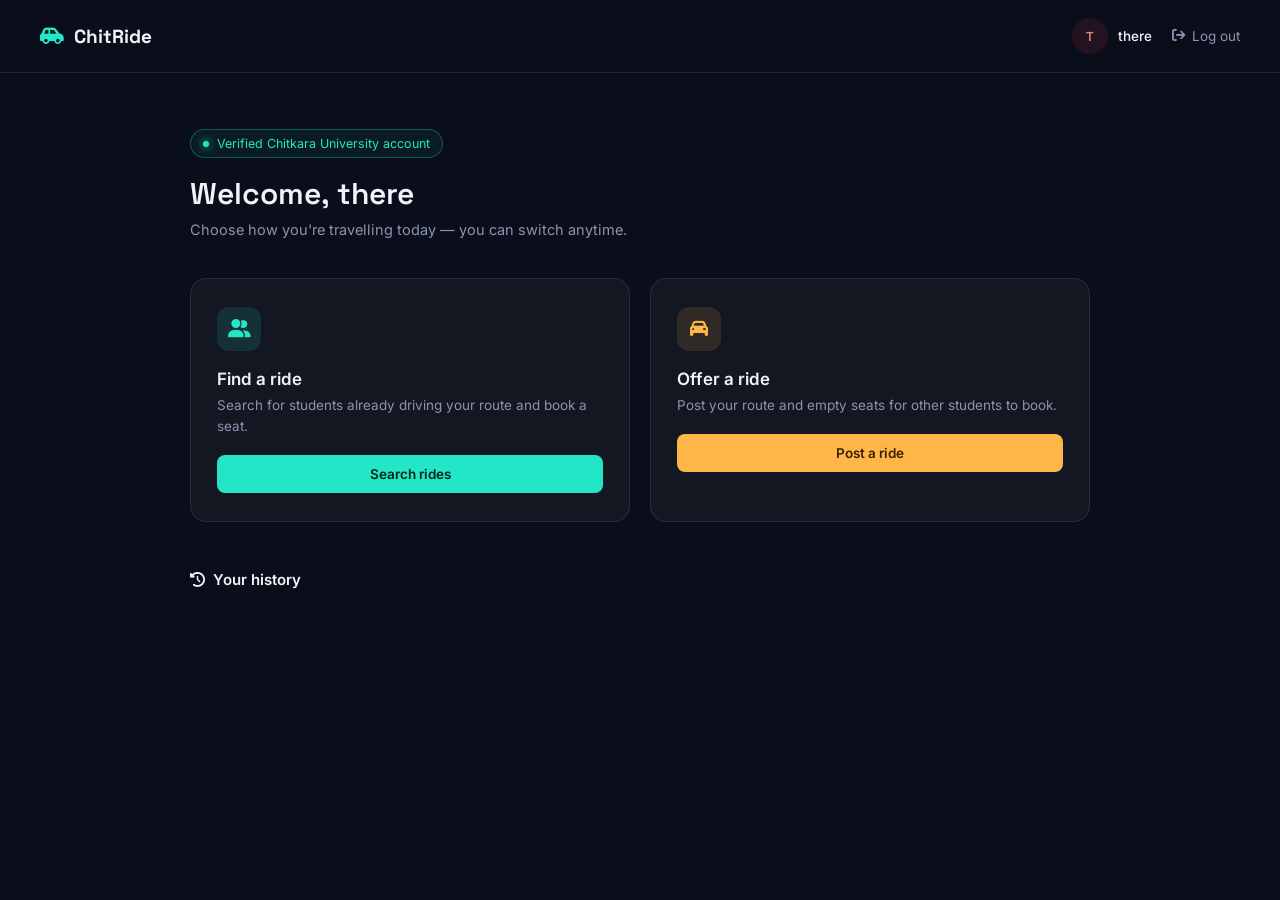
<file: dashboard.html>
<!DOCTYPE html>
<html lang="en">

<head>
<meta charset="UTF-8">
<meta name="viewport" content="width=device-width, initial-scale=1.0">
<title>Dashboard — ChitRide</title>

<link rel="preconnect" href="https://fonts.googleapis.com">
<link rel="preconnect" href="https://fonts.gstatic.com" crossorigin>
<link href="https://fonts.googleapis.com/css2?family=Space+Grotesk:wght@400;500;600;700&family=Inter:wght@400;500;600;700&display=swap" rel="stylesheet">
<link rel="stylesheet" href="https://cdnjs.cloudflare.com/ajax/libs/font-awesome/6.7.1/css/all.min.css">

<style>
    :root {
        --bg: #0A0E1A;
        --bg-2: #10152B;
        --bg-3: #161C38;
        --maroon: #A82C3B;
        --maroon-soft: #D98A82;
        --cyan: #22E6C5;
        --amber: #FFB648;
        --text: #F1F3FA;
        --muted: #8B93B0;
        --line: rgba(241, 243, 250, 0.09);
        --glass: rgba(255, 255, 255, 0.04);
    }

    * { margin: 0; padding: 0; box-sizing: border-box; }

    body {
        background: var(--bg);
        color: var(--text);
        font-family: 'Inter', sans-serif;
        min-height: 100vh;
    }

    h1, h2, .logo span { font-family: 'Space Grotesk', sans-serif; }
    a { color: inherit; text-decoration: none; }

    nav {
        display: flex;
        align-items: center;
        justify-content: space-between;
        padding: 18px 40px;
        border-bottom: 1px solid var(--line);
    }

    .logo { display: flex; align-items: center; gap: 10px; font-size: 19px; font-weight: 700; }
    .logo i { color: var(--cyan); font-size: 19px; }

    .nav-right { display: flex; align-items: center; gap: 20px; }

    .user-info { display: flex; align-items: center; gap: 10px; }

    .nav-name { font-size: 13.5px; font-weight: 500; color: var(--text); }

    .avatar {
        width: 36px;
        height: 36px;
        border-radius: 50%;
        background: rgba(168, 44, 59, 0.16);
        color: var(--maroon-soft);
        display: flex;
        align-items: center;
        justify-content: center;
        font-size: 13px;
        font-weight: 600;
        font-family: 'Space Grotesk', sans-serif;
    }

    .logout-link {
        font-size: 13.5px;
        color: var(--muted);
        display: flex;
        align-items: center;
        gap: 6px;
        transition: color 0.2s ease;
    }

    .logout-link:hover { color: var(--text); }

    .wrap { max-width: 980px; margin: 0 auto; padding: 0 40px; }

    .page { padding: 56px 0 100px; }

    .welcome { margin-bottom: 40px; }
    .welcome .eyebrow {
        display: inline-flex;
        align-items: center;
        gap: 8px;
        font-size: 12.5px;
        color: var(--cyan);
        border: 1px solid rgba(34, 230, 197, 0.3);
        background: rgba(34, 230, 197, 0.06);
        padding: 6px 12px;
        border-radius: 20px;
        margin-bottom: 16px;
    }
    .welcome .eyebrow .dot { width: 6px; height: 6px; border-radius: 50%; background: var(--cyan); box-shadow: 0 0 8px var(--cyan); }
    .welcome h1 { font-size: clamp(24px, 4vw, 30px); font-weight: 600; margin-bottom: 8px; }
    .welcome p { color: var(--muted); font-size: 14.5px; }

    .mode-grid {
        display: grid;
        grid-template-columns: 1fr 1fr;
        gap: 20px;
        margin-bottom: 48px;
    }

    .mode-card {
        background: var(--glass);
        border: 1px solid var(--line);
        border-radius: 16px;
        padding: 28px 26px;
        transition: transform 0.2s ease, border-color 0.2s ease;
    }

    .mode-card:hover { transform: translateY(-4px); }
    .mode-card.passenger:hover { border-color: rgba(34, 230, 197, 0.4); }
    .mode-card.driver:hover { border-color: rgba(255, 182, 72, 0.4); }

    .mode-icon {
        width: 44px;
        height: 44px;
        border-radius: 12px;
        display: flex;
        align-items: center;
        justify-content: center;
        font-size: 18px;
        margin-bottom: 18px;
    }

    .passenger .mode-icon { background: rgba(34, 230, 197, 0.12); color: var(--cyan); }
    .driver .mode-icon { background: rgba(255, 182, 72, 0.12); color: var(--amber); }

    .mode-card h3 { font-size: 17px; font-weight: 600; margin-bottom: 6px; }
    .mode-card p { color: var(--muted); font-size: 13.5px; line-height: 1.55; margin-bottom: 18px; }

    .mode-btn {
        display: block;
        text-align: center;
        border: none;
        padding: 11px 0;
        border-radius: 8px;
        font-weight: 600;
        font-size: 13.5px;
        cursor: pointer;
    }

    .passenger .mode-btn { background: var(--cyan); color: #04231D; }
    .driver .mode-btn { background: var(--amber); color: #3A2200; }

    .section-title {
        font-size: 15px;
        font-weight: 600;
        margin-bottom: 18px;
        display: flex;
        align-items: center;
        gap: 8px;
    }

    .empty-state {
        border: 1px dashed var(--line);
        border-radius: 16px;
        padding: 48px 30px;
        text-align: center;
    }

    .empty-state .icon {
        width: 48px;
        height: 48px;
        border-radius: 12px;
        background: var(--bg-3);
        color: var(--muted);
        display: flex;
        align-items: center;
        justify-content: center;
        font-size: 19px;
        margin: 0 auto 18px;
    }

    .empty-state h3 { font-size: 15.5px; font-weight: 600; margin-bottom: 6px; }
    .empty-state p { color: var(--muted); font-size: 13.5px; margin-bottom: 20px; }

    .empty-state .actions { display: flex; gap: 12px; justify-content: center; flex-wrap: wrap; }

    .empty-btn {
        border: 1px solid var(--line);
        background: transparent;
        color: var(--text);
        padding: 10px 18px;
        border-radius: 8px;
        font-size: 13.5px;
        font-weight: 600;
        cursor: pointer;
        transition: border-color 0.2s ease;
    }

    .empty-btn:hover { border-color: rgba(168, 44, 59, 0.5); }

    .history-list { display: flex; flex-direction: column; gap: 12px; }

    .history-item {
        display: flex;
        align-items: center;
        justify-content: space-between;
        gap: 16px;
        flex-wrap: wrap;
        border: 1px solid var(--line);
        background: var(--bg-3);
        padding: 18px 22px;
        border-radius: 14px;
    }

    .history-route { display: flex; align-items: center; gap: 10px; font-size: 14.5px; font-weight: 500; }
    .history-route i { color: var(--maroon-soft); font-size: 12px; }

    .history-meta { color: var(--muted); font-size: 13px; text-align: right; }
    .history-meta .with-name { color: var(--text); font-weight: 500; }

    .history-badge {
        font-size: 11.5px;
        font-weight: 600;
        padding: 3px 10px;
        border-radius: 20px;
        margin-left: 10px;
    }

    .history-badge.passenger { background: rgba(34, 230, 197, 0.12); color: var(--cyan); }
    .history-badge.driver { background: rgba(255, 182, 72, 0.12); color: var(--amber); }

    .hidden { display: none; }

    @media (max-width: 700px) {
        .mode-grid { grid-template-columns: 1fr; }
        .wrap { padding: 0 22px; }
        nav { padding: 16px 22px; }
    }
</style>
</head>

<body>

<nav>
    <div class="logo"><i class="fa-solid fa-car-side"></i><span>ChitRide</span></div>
    <div class="nav-right">
        <div class="user-info">
            <div class="avatar" id="avatar">S</div>
            <span id="nav-name" class="nav-name">Student</span>
        </div>
        <a class="logout-link" href="#" id="logout-btn"><i class="fa-solid fa-arrow-right-from-bracket"></i> Log out</a>
    </div>
</nav>

<div class="wrap">
    <div class="page">

        <div class="welcome">
            <div class="eyebrow"><span class="dot"></span> Verified Chitkara University account</div>
            <h1 id="welcome-heading">Welcome back</h1>
            <p>Choose how you're travelling today — you can switch anytime.</p>
        </div>

        <div class="mode-grid">

            <div class="mode-card passenger">
                <div class="mode-icon"><i class="fa-solid fa-user-group"></i></div>
                <h3>Find a ride</h3>
                <p>Search for students already driving your route and book a seat.</p>
                <a class="mode-btn" href="booking.html?mode=passenger">Search rides</a>
            </div>

            <div class="mode-card driver">
                <div class="mode-icon"><i class="fa-solid fa-car"></i></div>
                <h3>Offer a ride</h3>
                <p>Post your route and empty seats for other students to book.</p>
                <a class="mode-btn" href="booking.html?mode=driver">Post a ride</a>
            </div>

        </div>

        <div class="section-title"><i class="fa-solid fa-clock-rotate-left"></i> Your history</div>

        <div id="history-empty" class="empty-state">
            <div class="icon"><i class="fa-solid fa-road"></i></div>
            <h3>No history yet</h3>
            <p>Once you book or offer a ride, it'll show up here — showing where you went and who you rode with.</p>
            <div class="actions">
                <a class="empty-btn" href="booking.html?mode=passenger">Find a ride</a>
                <a class="empty-btn" href="booking.html?mode=driver">Offer a ride</a>
            </div>
        </div>

        <div id="history-list" class="history-list hidden"></div>

    </div>
</div>

<script>
    var name = sessionStorage.getItem('chitride_name') || 'there';
    var initial = name.trim().charAt(0).toUpperCase() || 'S';

    document.getElementById('welcome-heading').textContent = 'Welcome, ' + name;
    document.getElementById('avatar').textContent = initial;
    document.getElementById('nav-name').textContent = name;

    document.getElementById('logout-btn').addEventListener('click', function (e) {
        e.preventDefault();
        sessionStorage.removeItem('chitride_name');
        window.location.href = 'index.html';
    });

    var history = [];
    try {
        history = JSON.parse(localStorage.getItem('chitride_history')) || [];
    } catch (err) {
        history = [];
    }

    var emptyEl = document.getElementById('history-empty');
    var listEl = document.getElementById('history-list');

    if (history.length === 0) {
        emptyEl.classList.remove('hidden');
        listEl.classList.add('hidden');
    } else {
        emptyEl.classList.add('hidden');
        listEl.classList.remove('hidden');

        history.forEach(function (ride) {
            var item = document.createElement('div');
            item.className = 'history-item';
            item.innerHTML =
                '<div class="history-route">' + ride.from + ' &#8594; ' + ride.to +
                '<span class="history-badge ' + ride.role + '">' + (ride.role === 'driver' ? 'Drove' : 'Rode') + '</span></div>' +
                '<div class="history-meta">with <span class="with-name">' + ride.withName + '</span><br>' + ride.date + '</div>';
            listEl.appendChild(item);
        });
    }
</script>

</body>
</html>
</file>
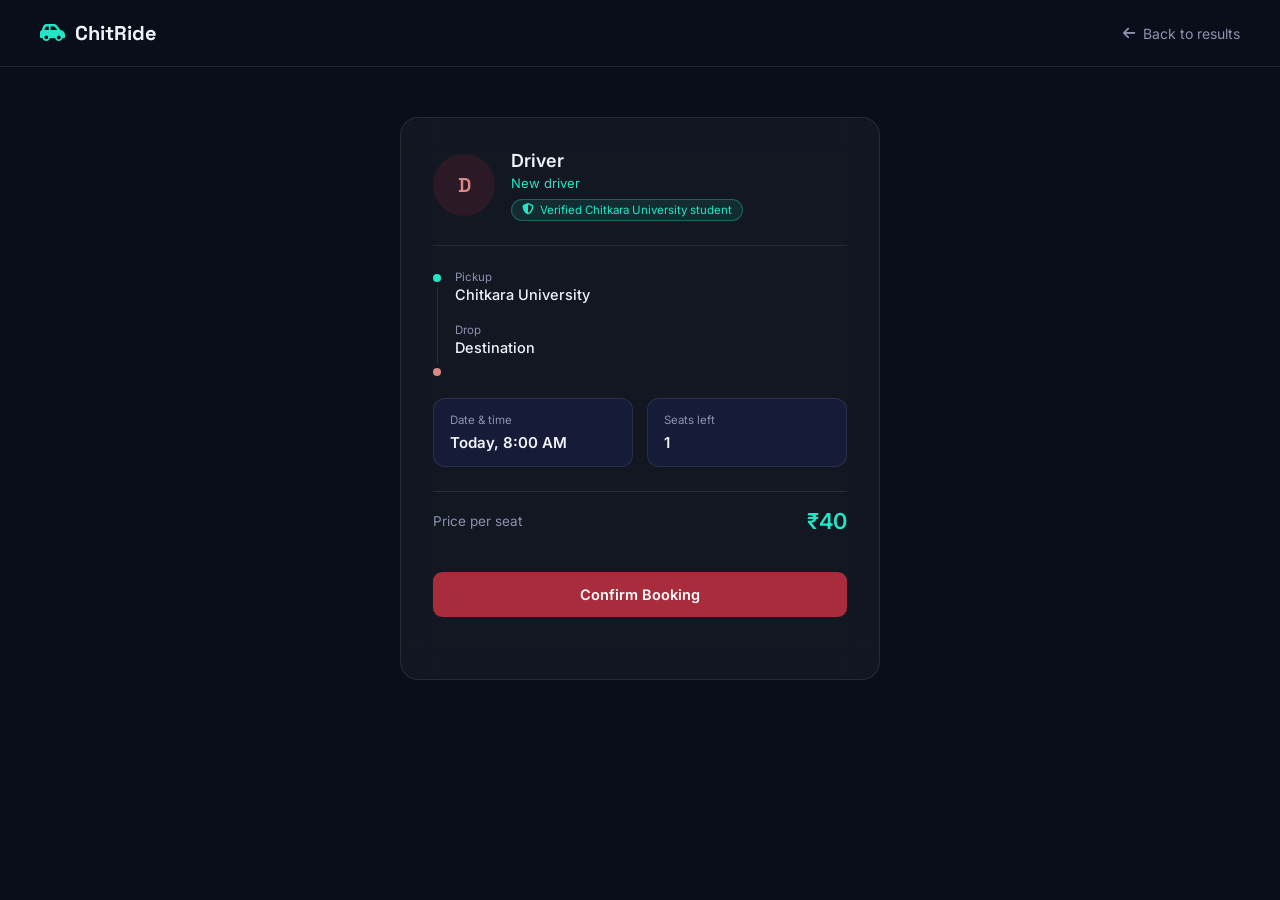
<file: rides-details.html>
<!DOCTYPE html>
<html lang="en">

<head>
<meta charset="UTF-8">
<meta name="viewport" content="width=device-width, initial-scale=1.0">
<title>Ride Details — ChitRide</title>

<link rel="preconnect" href="https://fonts.googleapis.com">
<link rel="preconnect" href="https://fonts.gstatic.com" crossorigin>
<link href="https://fonts.googleapis.com/css2?family=Space+Grotesk:wght@400;500;600;700&family=Inter:wght@400;500;600;700&display=swap" rel="stylesheet">
<link rel="stylesheet" href="https://cdnjs.cloudflare.com/ajax/libs/font-awesome/6.7.1/css/all.min.css">

<style>
    :root {
        --bg: #0A0E1A;
        --bg-2: #10152B;
        --bg-3: #161C38;
        --maroon: #A82C3B;
        --maroon-soft: #D98A82;
        --cyan: #22E6C5;
        --amber: #FFB648;
        --text: #F1F3FA;
        --muted: #8B93B0;
        --line: rgba(241, 243, 250, 0.09);
        --glass: rgba(255, 255, 255, 0.04);
        --success: #22E6C5;
    }

    * { margin: 0; padding: 0; box-sizing: border-box; }

    body { background: var(--bg); color: var(--text); font-family: 'Inter', sans-serif; min-height: 100vh; }
    h1, h2, .logo span { font-family: 'Space Grotesk', sans-serif; }
    a { color: inherit; text-decoration: none; }

    nav {
        display: flex;
        align-items: center;
        justify-content: space-between;
        padding: 20px 40px;
        border-bottom: 1px solid var(--line);
    }

    .logo { display: flex; align-items: center; gap: 10px; font-size: 20px; font-weight: 700; }
    .logo i { color: var(--cyan); font-size: 20px; }

    .back-link { display: flex; align-items: center; gap: 8px; font-size: 14px; color: var(--muted); cursor: pointer; transition: color 0.2s ease; border: none; background: none; font-family: 'Inter', sans-serif; }
    .back-link:hover { color: var(--text); }

    .page-wrap { display: flex; justify-content: center; padding: 50px 20px 100px; }

    .detail-card {
        width: 100%;
        max-width: 480px;
        background: var(--glass);
        border: 1px solid var(--line);
        backdrop-filter: blur(18px);
        border-radius: 18px;
        padding: 32px;
    }

    .driver-block {
        display: flex;
        align-items: center;
        gap: 16px;
        padding-bottom: 24px;
        border-bottom: 1px solid var(--line);
        margin-bottom: 24px;
    }

    .driver-avatar-lg {
        width: 62px;
        height: 62px;
        border-radius: 50%;
        background: rgba(168, 44, 59, 0.16);
        color: var(--maroon-soft);
        display: flex;
        align-items: center;
        justify-content: center;
        font-size: 20px;
        font-weight: 600;
        font-family: 'Space Grotesk', sans-serif;
        flex-shrink: 0;
    }

    .driver-name-lg { font-size: 18px; font-weight: 600; margin-bottom: 4px; }
    .driver-rating-lg { font-size: 13px; color: var(--amber); margin-bottom: 6px; }

    .verified-badge {
        display: inline-flex;
        align-items: center;
        gap: 6px;
        font-size: 11.5px;
        color: var(--cyan);
        background: rgba(34, 230, 197, 0.1);
        border: 1px solid rgba(34, 230, 197, 0.3);
        padding: 3px 10px;
        border-radius: 20px;
    }

    .route-block { margin-bottom: 22px; }

    .route-line { display: flex; gap: 14px; margin-bottom: 4px; }

    .route-dots { display: flex; flex-direction: column; align-items: center; padding-top: 4px; }
    .dot-top { width: 8px; height: 8px; border-radius: 50%; background: var(--cyan); }
    .dot-line { width: 1px; flex: 1; background: var(--line); margin: 4px 0; min-height: 24px; }
    .dot-bottom { width: 8px; height: 8px; border-radius: 50%; background: var(--maroon-soft); }

    .route-point { padding-bottom: 20px; }
    .route-point .label { font-size: 11.5px; color: var(--muted); margin-bottom: 2px; }
    .route-point .place { font-size: 14.5px; font-weight: 500; }

    .info-grid {
        display: grid;
        grid-template-columns: 1fr 1fr;
        gap: 14px;
        margin-bottom: 24px;
    }

    .info-box {
        background: var(--bg-3);
        border: 1px solid var(--line);
        border-radius: 12px;
        padding: 14px 16px;
    }

    .info-box .label { font-size: 11.5px; color: var(--muted); margin-bottom: 6px; }
    .info-box .value { font-size: 15px; font-weight: 600; }

    .price-row {
        display: flex;
        align-items: center;
        justify-content: space-between;
        padding: 16px 0;
        border-top: 1px solid var(--line);
        margin-bottom: 22px;
    }

    .price-row .label { color: var(--muted); font-size: 13.5px; }
    .price-row .value { font-size: 22px; font-weight: 600; color: var(--cyan); }

    .confirm-btn {
        width: 100%;
        background: var(--maroon);
        color: #fff;
        border: none;
        padding: 14px 0;
        border-radius: 9px;
        font-weight: 600;
        font-size: 14.5px;
        cursor: pointer;
        font-family: 'Inter', sans-serif;
        transition: filter 0.2s ease, transform 0.15s ease;
    }

    .confirm-btn:hover { filter: brightness(1.1); transform: translateY(-1px); }
    .confirm-btn:disabled { opacity: 0.6; cursor: default; }

    .form-msg { text-align: center; font-size: 13px; margin-top: 14px; color: var(--success); min-height: 16px; }
</style>
</head>

<body>

<nav>
    <div class="logo"><i class="fa-solid fa-car-side"></i><span>ChitRide</span></div>
    <button class="back-link" onclick="history.back()"><i class="fa-solid fa-arrow-left"></i> Back to results</button>
</nav>

<div class="page-wrap">

    <div class="detail-card">

        <div class="driver-block">
            <div class="driver-avatar-lg" id="d-initials">HS</div>
            <div>
                <div class="driver-name-lg" id="d-name">Driver</div>
                <div class="driver-rating-lg" id="d-rating-block">&#9733; <span id="d-rating">4.8</span></div>
                <div class="verified-badge"><i class="fa-solid fa-shield-halved"></i> Verified Chitkara University student</div>
            </div>
        </div>

        <div class="route-block">
            <div class="route-line">
                <div class="route-dots">
                    <div class="dot-top"></div>
                    <div class="dot-line"></div>
                    <div class="dot-bottom"></div>
                </div>
                <div>
                    <div class="route-point">
                        <div class="label">Pickup</div>
                        <div class="place" id="d-from">Chitkara University</div>
                    </div>
                    <div class="route-point">
                        <div class="label">Drop</div>
                        <div class="place" id="d-to">Destination</div>
                    </div>
                </div>
            </div>
        </div>

        <div class="info-grid">
            <div class="info-box">
                <div class="label">Date &amp; time</div>
                <div class="value" id="d-datetime">Today, 8:00 AM</div>
            </div>
            <div class="info-box">
                <div class="label">Seats left</div>
                <div class="value" id="d-seats">2</div>
            </div>
        </div>

        <div class="price-row">
            <div class="label">Price per seat</div>
            <div class="value" id="d-price">₹40</div>
        </div>

        <button class="confirm-btn" id="confirm-btn">Confirm Booking</button>
        <div class="form-msg" id="confirm-msg"></div>

    </div>

</div>

<script>
    var params = new URLSearchParams(window.location.search);

    var name = params.get('name') || 'Driver';
    var initials = params.get('initials') || name.charAt(0);
    var rating = params.get('rating');
    var time = params.get('time') || '8:00 AM';
    var price = params.get('price') || '40';
    var seats = params.get('seats') || '1';
    var from = params.get('from') || 'Chitkara University';
    var to = params.get('to') || 'Destination';
    var date = params.get('date');

    document.getElementById('d-name').textContent = name;
    document.getElementById('d-initials').textContent = initials;
    if (rating) {
        document.getElementById('d-rating-block').innerHTML = '&#9733; <span id="d-rating">' + rating + '</span>';
    } else {
        document.getElementById('d-rating-block').innerHTML = '<span style="color: var(--cyan);">New driver</span>';
    }
    document.getElementById('d-from').textContent = from;
    document.getElementById('d-to').textContent = to;
    document.getElementById('d-datetime').textContent = (date ? new Date(date).toDateString() : 'Today') + ', ' + time;
    document.getElementById('d-seats').textContent = seats;
    document.getElementById('d-price').textContent = '₹' + price;

    document.getElementById('confirm-btn').addEventListener('click', function () {
        var history = [];
        try { history = JSON.parse(localStorage.getItem('chitride_history')) || []; } catch (e) { history = []; }

        history.unshift({
            from: from,
            to: to,
            role: 'passenger',
            withName: name,
            date: date ? new Date(date).toDateString() : new Date().toDateString()
        });

        localStorage.setItem('chitride_history', JSON.stringify(history));

        this.disabled = true;
        this.textContent = 'Booked ✓';

        var msg = document.getElementById('confirm-msg');
        msg.textContent = 'Ride confirmed! Redirecting to your dashboard...';

        setTimeout(function () { window.location.href = 'dashboard.html'; }, 1000);
    });
</script>

</body>
</html>
</file>
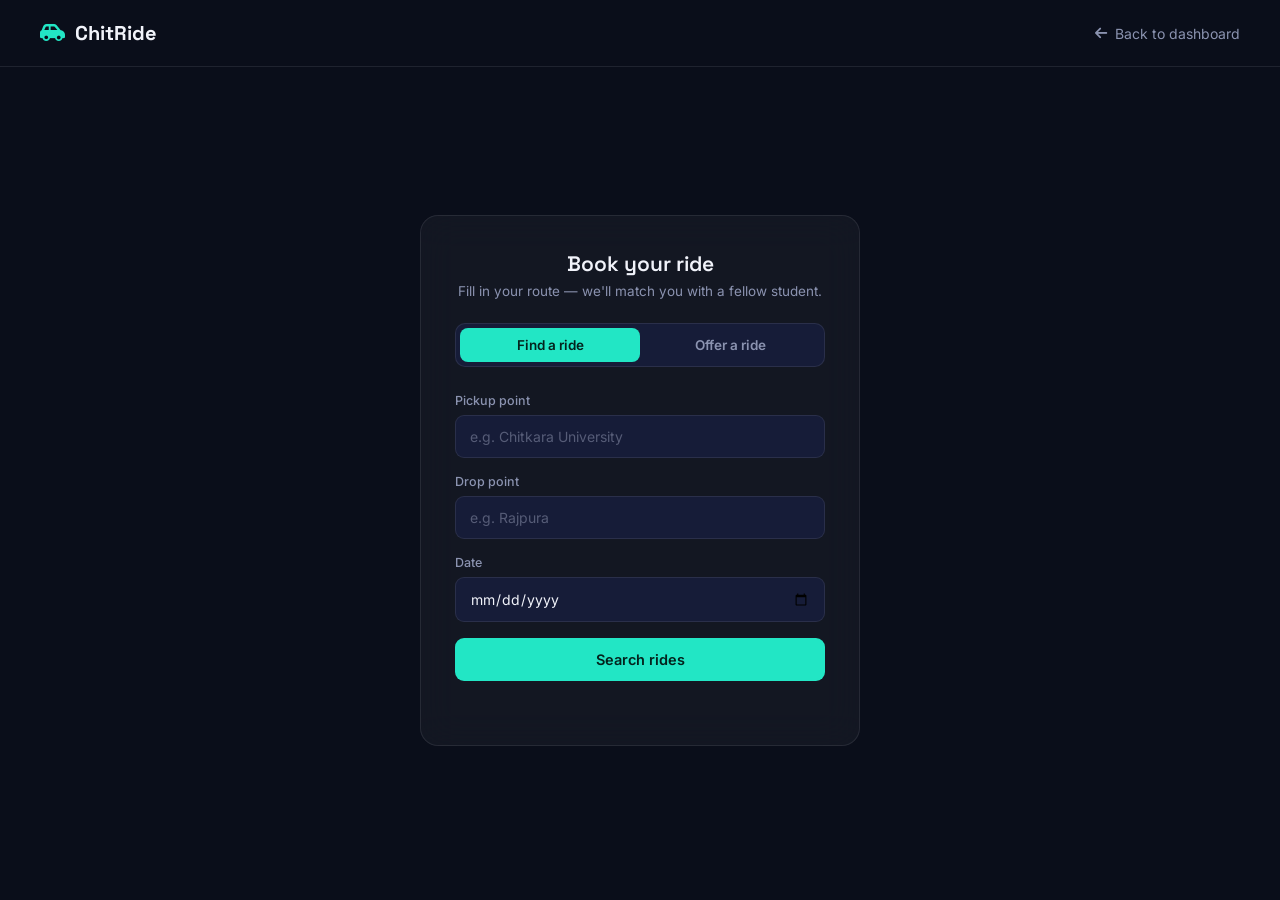
<file: rides-list.html>
<!DOCTYPE html>
<html lang="en">

<head>
<meta charset="UTF-8">
<meta name="viewport" content="width=device-width, initial-scale=1.0">
<title>Available Rides — ChitRide</title>

<link rel="preconnect" href="https://fonts.googleapis.com">
<link rel="preconnect" href="https://fonts.gstatic.com" crossorigin>
<link href="https://fonts.googleapis.com/css2?family=Space+Grotesk:wght@400;500;600;700&family=Inter:wght@400;500;600;700&display=swap" rel="stylesheet">
<link rel="stylesheet" href="https://cdnjs.cloudflare.com/ajax/libs/font-awesome/6.7.1/css/all.min.css">

<style>
    :root {
        --bg: #0A0E1A;
        --bg-2: #10152B;
        --bg-3: #161C38;
        --maroon: #A82C3B;
        --maroon-soft: #D98A82;
        --cyan: #22E6C5;
        --amber: #FFB648;
        --text: #F1F3FA;
        --muted: #8B93B0;
        --line: rgba(241, 243, 250, 0.09);
        --glass: rgba(255, 255, 255, 0.04);
    }

    * { margin: 0; padding: 0; box-sizing: border-box; }

    body { background: var(--bg); color: var(--text); font-family: 'Inter', sans-serif; min-height: 100vh; }
    h1, .logo span { font-family: 'Space Grotesk', sans-serif; }
    a { color: inherit; text-decoration: none; }

    nav {
        display: flex;
        align-items: center;
        justify-content: space-between;
        padding: 20px 40px;
        border-bottom: 1px solid var(--line);
    }

    .logo { display: flex; align-items: center; gap: 10px; font-size: 20px; font-weight: 700; }
    .logo i { color: var(--cyan); font-size: 20px; }

    .back-link { display: flex; align-items: center; gap: 8px; font-size: 14px; color: var(--muted); transition: color 0.2s ease; }
    .back-link:hover { color: var(--text); }

    .wrap { max-width: 700px; margin: 0 auto; padding: 0 24px; }

    .page { padding: 44px 0 100px; }

    .search-summary {
        display: flex;
        align-items: center;
        justify-content: space-between;
        flex-wrap: wrap;
        gap: 14px;
        margin-bottom: 30px;
        padding-bottom: 22px;
        border-bottom: 1px solid var(--line);
    }

    .route-title { display: flex; align-items: center; gap: 12px; font-size: 19px; font-weight: 600; }
    .route-title i, .ttl-arrow { color: var(--maroon-soft); font-size: 15px; }
    .route-date { color: var(--muted); font-size: 13.5px; }

    .edit-search { font-size: 13px; color: var(--cyan); font-weight: 600; }
    .edit-search:hover { text-decoration: underline; }

    .results-count { color: var(--muted); font-size: 13.5px; margin-bottom: 18px; }

    .ride-list { display: flex; flex-direction: column; gap: 14px; }

    .ride-card {
        display: flex;
        align-items: center;
        justify-content: space-between;
        gap: 16px;
        border: 1px solid var(--line);
        background: var(--glass);
        backdrop-filter: blur(14px);
        padding: 20px 22px;
        border-radius: 14px;
        transition: border-color 0.2s ease, transform 0.15s ease;
    }

    .ride-card:hover { border-color: rgba(34, 230, 197, 0.4); transform: translateY(-2px); }

    .ride-left { display: flex; align-items: center; gap: 14px; }

    .driver-avatar {
        width: 46px;
        height: 46px;
        border-radius: 50%;
        background: rgba(168, 44, 59, 0.16);
        color: var(--maroon-soft);
        display: flex;
        align-items: center;
        justify-content: center;
        font-size: 15px;
        font-weight: 600;
        font-family: 'Space Grotesk', sans-serif;
        flex-shrink: 0;
    }

    .driver-name { font-size: 15px; font-weight: 600; margin-bottom: 3px; }
    .driver-rating { font-size: 12.5px; color: var(--amber); }
    .driver-rating i { font-size: 11px; }
    .driver-rating.new-badge { color: var(--cyan); }

    .ride-time { color: var(--muted); font-size: 12.5px; margin-top: 4px; }

    .ride-right { text-align: right; flex-shrink: 0; }
    .ride-price { font-size: 16px; font-weight: 600; color: var(--cyan); }
    .ride-seats { color: var(--muted); font-size: 12px; margin-top: 3px; }
    .ride-arrow { color: var(--muted); font-size: 13px; margin-top: 8px; }

    @media (max-width: 600px) {
        nav { padding: 16px 20px; }
        .ride-card { flex-wrap: wrap; }
        .ride-right { margin-left: auto; }
    }
</style>
</head>

<body>

<nav>
    <div class="logo"><i class="fa-solid fa-car-side"></i><span>ChitRide</span></div>
    <a class="back-link" href="dashboard.html"><i class="fa-solid fa-arrow-left"></i> Back to dashboard</a>
</nav>

<div class="wrap">
    <div class="page">

        <div class="search-summary">
            <div>
                <div class="route-title" id="route-title"><i class="fa-solid fa-location-dot"></i> Route</div>
                <div class="route-date" id="route-date"></div>
            </div>
            <a class="edit-search" href="booking.html?mode=passenger">Edit search</a>
        </div>

        <div class="results-count" id="results-count"></div>

        <div class="ride-list" id="ride-list"></div>

    </div>
</div>

<script>
    var params = new URLSearchParams(window.location.search);
    var from = params.get('from');
    var to = params.get('to');
    var date = params.get('date');

    if (!from || !to) {
        window.location.href = 'booking.html?mode=passenger';
    }

    document.getElementById('route-title').innerHTML = '<span class="ttl-arrow">&#9679;</span> ' + from + ' <span class="ttl-arrow">&#8594;</span> ' + to;
    document.getElementById('route-date').textContent = date ? new Date(date).toDateString() : 'Today';

    /* real rides posted by drivers via booking.html, matched loosely on destination */
    var postedRides = [];
    try { postedRides = JSON.parse(localStorage.getItem('chitride_posted_rides')) || []; } catch (err) { postedRides = []; }

    var matchedPosted = postedRides.filter(function (r) {
        return r.to.toLowerCase().indexOf(to.toLowerCase()) !== -1 || to.toLowerCase().indexOf(r.to.toLowerCase()) !== -1;
    }).map(function (r) {
        var initials = r.driverName.trim().split(' ').map(function (w) { return w.charAt(0).toUpperCase(); }).slice(0, 2).join('');
        return {
            name: r.driverName,
            rating: null,
            time: r.time,
            price: r.price,
            seats: r.seats,
            initials: initials || 'D',
            isNew: true
        };
    });

    /* demo ride generator — placeholder listings until enough real drivers post routes */
    var demoDrivers = [
        { name: 'Harpreet Singh', rating: 4.8, time: '8:00 AM', price: 40, seats: 2, initials: 'HS' },
        { name: 'Simranjeet Kaur', rating: 4.9, time: '8:30 AM', price: 55, seats: 3, initials: 'SK' },
        { name: 'Aman Dhillon', rating: 4.7, time: '9:00 AM', price: 45, seats: 1, initials: 'AD' },
        { name: 'Ramanpreet Gill', rating: 4.6, time: '5:30 PM', price: 50, seats: 2, initials: 'RG' }
    ];

    var allRides = matchedPosted.concat(demoDrivers);

    var listEl = document.getElementById('ride-list');
    document.getElementById('results-count').textContent = allRides.length + ' rides found';

    allRides.forEach(function (d, i) {
        var card = document.createElement('a');
        card.className = 'ride-card';
        card.href = 'ride-details.html?' +
            'name=' + encodeURIComponent(d.name) +
            '&initials=' + encodeURIComponent(d.initials) +
            '&rating=' + (d.rating || '') +
            '&time=' + encodeURIComponent(d.time) +
            '&price=' + d.price +
            '&seats=' + d.seats +
            '&from=' + encodeURIComponent(from) +
            '&to=' + encodeURIComponent(to) +
            '&date=' + encodeURIComponent(date || '');

        var ratingHtml = d.isNew
            ? '<div class="driver-rating new-badge">New driver</div>'
            : '<div class="driver-rating">&#9733; ' + d.rating + '</div>';

        card.innerHTML =
            '<div class="ride-left">' +
                '<div class="driver-avatar">' + d.initials + '</div>' +
                '<div>' +
                    '<div class="driver-name">' + d.name + '</div>' +
                    ratingHtml +
                    '<div class="ride-time">' + d.time + ' · ' + d.seats + ' seat' + (d.seats > 1 ? 's' : '') + ' left</div>' +
                '</div>' +
            '</div>' +
            '<div class="ride-right">' +
                '<div class="ride-price">₹' + d.price + '</div>' +
                '<div class="ride-seats">per seat</div>' +
                '<div class="ride-arrow">&#8594;</div>' +
            '</div>';

        listEl.appendChild(card);
    });
</script>

</body>
</html>
</file>
